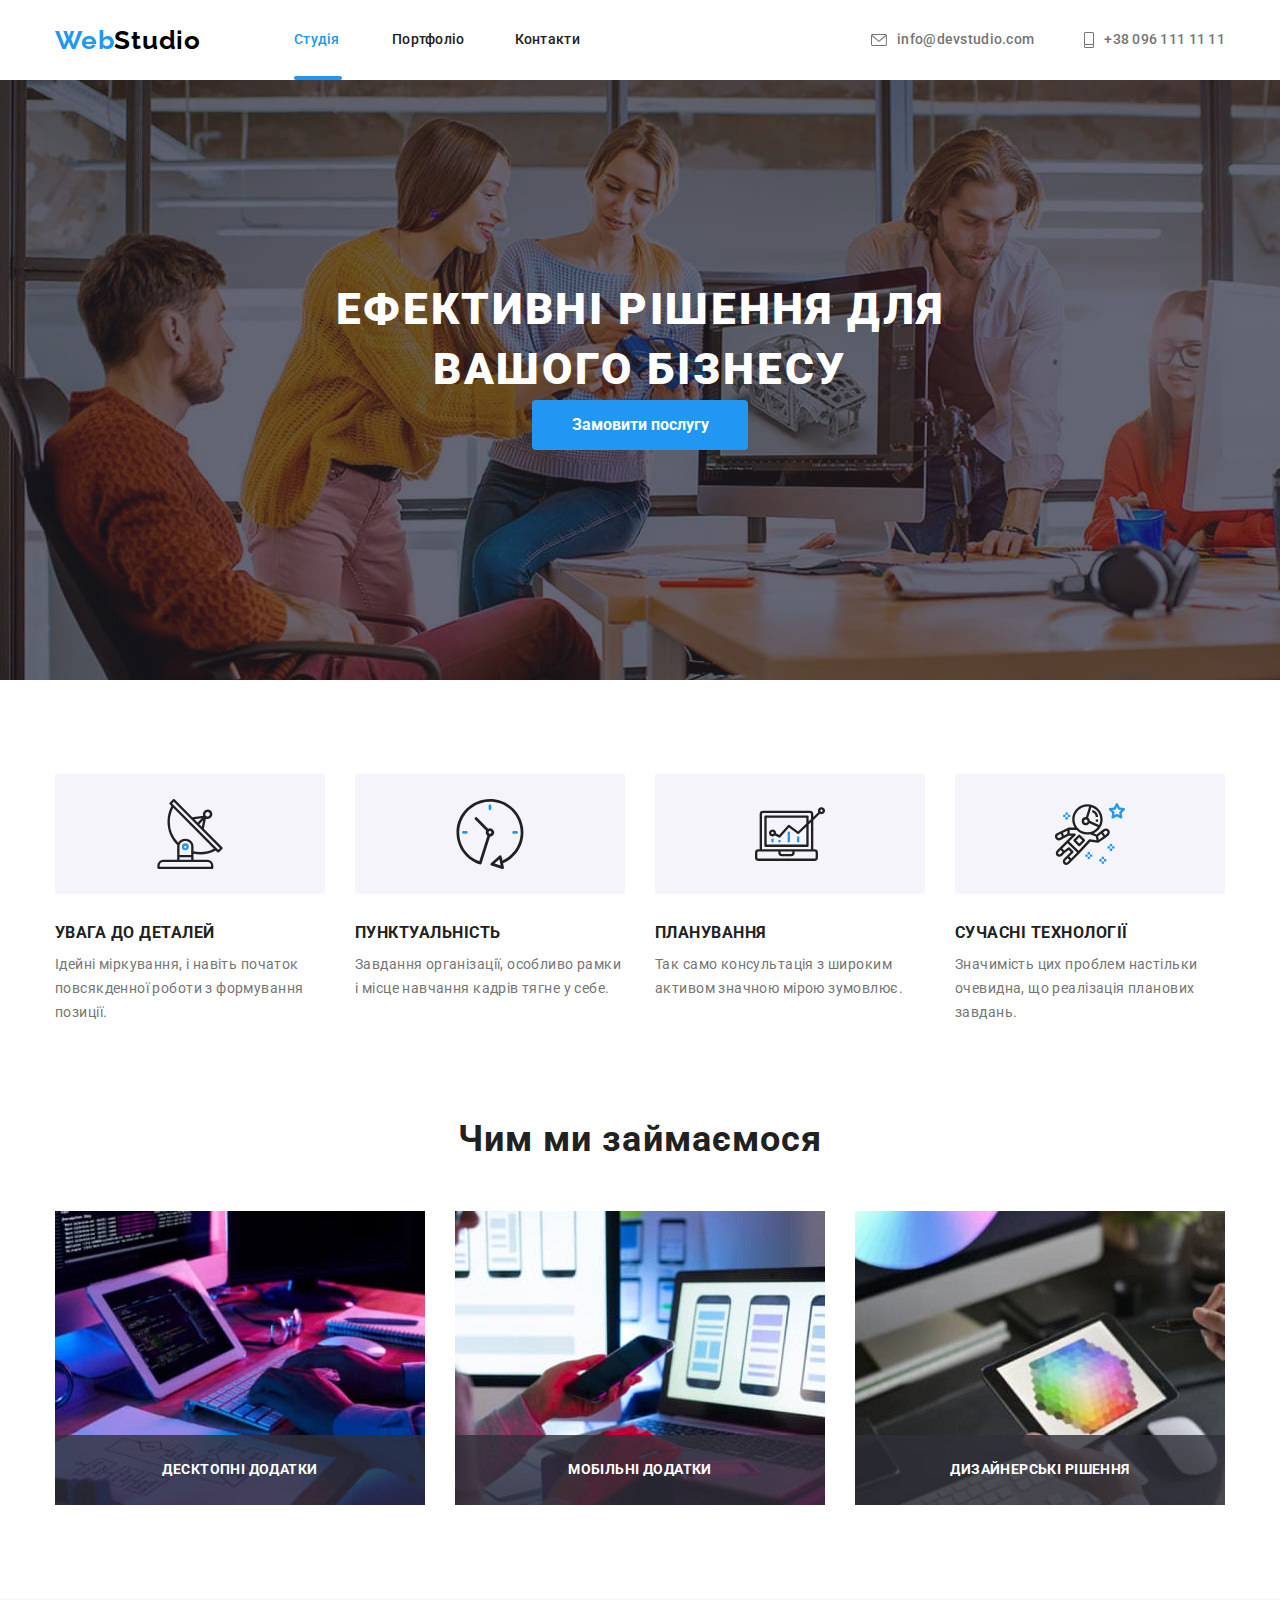
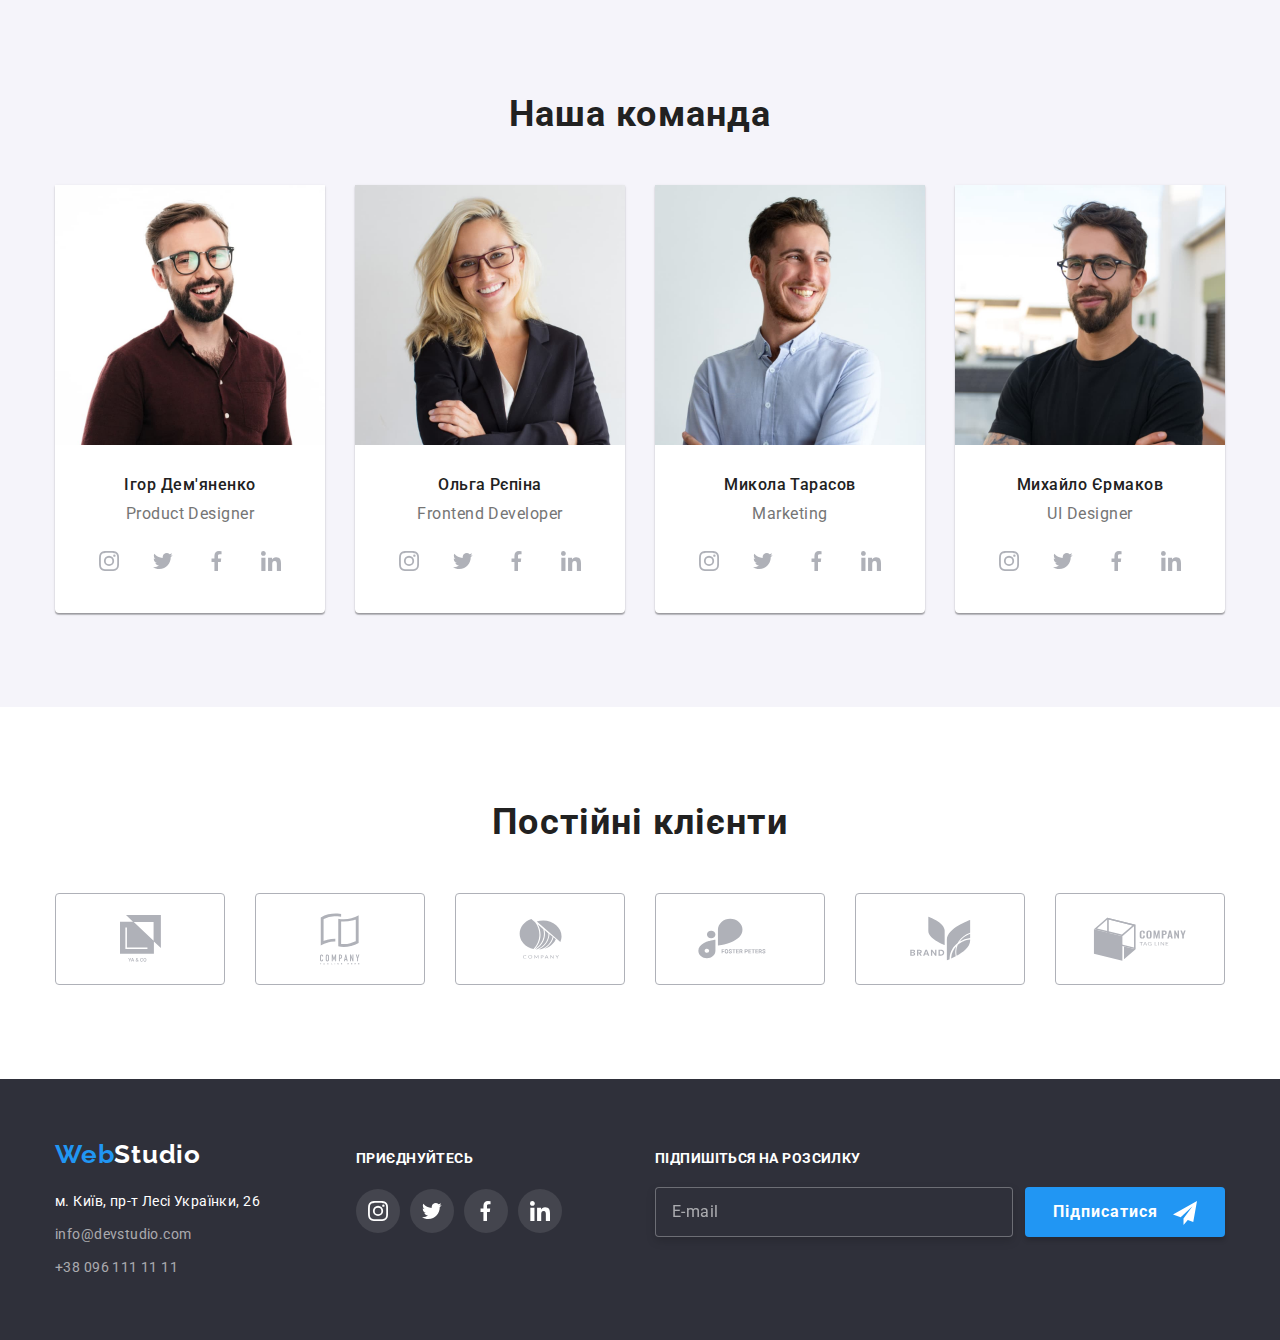
<file: index.html>
<!DOCTYPE html>
<html lang="en">
  <head>
    <meta charset="UTF-8" />
    <meta http-equiv="X-UA-Compatible" content="IE=edge" />
    <meta name="viewport" content="width=device-width, initial-scale=1.0" />
    <title>Document</title>
    <link
      href="https://fonts.googleapis.com/css2?family=Raleway:wght@700&family=Roboto:wght@400;500;700;900&display=swap"
      rel="stylesheet"
    />
    <link
      rel="stylesheet"
      href="https://cdnjs.cloudflare.com/ajax/libs/modern-normalize/1.1.0/modern-normalize.min.css"
    />
    <link rel="stylesheet" href="./css/styles.css" />
  </head>
  <body>
    <header class="page-header">
      <div class="container div-header">
        <nav class="page-nav">
          <a class="logo" href="./index.html"
            ><span class="logo-web">Web</span>Studio</a
          >
          <ul class="site-nav list">
            <li class="item">
              <a class="header-link current" href="./index.html">Студія</a>
            </li>
            <li class="item">
              <a class="header-link" href="./portfolio.html">Портфоліо</a>
            </li>
            <li class="item"><a class="header-link" href="">Контакти</a></li>
          </ul>
        </nav>
        <ul class="auth-nav list">
          <li class="auth-item">
            <a class="auth-link" href="mailto:info@devstudio.com">
              <svg class="header-icon" width="16" height="12">
                <use href="./images/sprite.svg#icon-envelope"></use>
              </svg>
              info@devstudio.com</a
            >
          </li>
          <li class="auth-item">
            <a class="auth-link auth-hover-two" href="tel:+380961111111">
              <svg class="header-icon" width="10" height="16">
                <use href="./images/sprite.svg#icon-vector"></use>
              </svg>
              +38 096 111 11 11</a
            >
          </li>
        </ul>
      </div>
    </header>

    <main>
      <section class="service">
        <div class="container">
          <h1 class="service-title">
            Ефективні рішення для <br />вашого бізнесу
          </h1>
          <button class="service-button" type="button" data-modal-open>
            Замовити послугу
          </button>
          <div class="backdrop is-hidden" data-modal>
            <div class="modal">
              <button class="modal-button" data-modal-close>
                <svg class="form-svg" width="11" height="11">
                  <use href="./images/symbol-defs.svg#icon-end"></use>
                </svg>
              </button>
              <b class="form-title">Залиште свої дані, ми вам передзвонимо</b>
              <form class="form">
                <div class="form-field">
                  <label class="form-label" for="name">Ім'я</label>
                  <input class="form-input" type="text" name="name" id="name" />
                  <svg class="form-icon-svg" width="12" height="12">
                    <use href="./images/symbol-defs.svg#icon-name"></use>
                  </svg>
                </div>

                <div class="form-field">
                  <label class="form-label" for="tel">Телефон</label>
                  <input class="form-input" type="tel" name="tel" id="tel" />
                  <svg class="form-icon-svg" width="13" height="13">
                    <use href="./images/symbol-defs.svg#icon-tel"></use>
                  </svg>
                </div>

                <div class="form-field">
                  <label class="form-label" for="email">Пошта</label>
                  <input class="form-input" type="email" name="email" id="email" />
                  <svg class="form-icon-svg" width="15" height="12">
                    <use href="./images/symbol-defs.svg#icon-email"></use>
                  </svg>
                </div>

                <div class="form-field form-field-tex">
                  <label class="form-label" for="comment">Коментар</label>
                  <textarea class="form-comment" name="comment" id="comment" rows="10" placeholder="Введіть текст"></textarea>
                </div>

                <div class="form-conf">
                  <div class="checkbox-div">
                    <label class="conf-label">
                      <input class="conf-checkbox" type="checkbox" name="conf" />
                      <span class="conf-svg"></span>
                       Погоджуюся з розсилкою та приймаю
                    </label>
                  </div>
                    <a class="form-link" href="">Умови договору</a>
                </div>

                <button class="form-last-button" type="submit">Відправити</button>
              </form>
            </div>
          </div>
        </div>
      </section>

      <section class="benefits">
        <div class="container">
          <h2 class="benefits-title" hidden>Заголовок</h2>
          <ul class="benefits-list list">
            <li class="benefits-item logo-antenna">
              <div class="benefits-box">
                <svg class="benefits-icon" width="70" height="70">
                  <use href="./images/sprite.svg#icon-antenna-1"></use>
                </svg>
              </div>
              <h3 class="benefits-subject no-margin-padding">
                Увага до деталей
              </h3>
              <p class="benefits-text no-margin-padding">
                Ідейні міркування, і навіть початок повсякденної роботи з
                формування позиції.
              </p>
            </li>
            <li class="benefits-item clock">
              <div class="benefits-box">
                <svg class="benefits-icon" width="70" height="70">
                  <use href="./images/sprite.svg#icon-clock-1"></use>
                </svg>
              </div>
              <h3 class="benefits-subject no-margin-padding">Пунктуальність</h3>
              <p class="benefits-text no-margin-padding">
                Завдання організації, особливо рамки і місце навчання кадрів
                тягне у себе.
              </p>
            </li>
            <li class="benefits-item diagram">
              <div class="benefits-box">
                <svg class="benefits-icon" width="70" height="70">
                  <use href="./images/sprite.svg#icon-diagram-1"></use>
                </svg>
              </div>
              <h3 class="benefits-subject no-margin-padding">Планування</h3>
              <p class="benefits-text no-margin-padding">
                Так само консультація з широким активом значною мірою зумовлює.
              </p>
            </li>
            <li class="benefits-item astronaut">
              <div class="benefits-box">
                <svg class="benefits-icon" width="70" height="70">
                  <use href="./images/sprite.svg#icon-astronaut-1"></use>
                </svg>
              </div>
              <h3 class="benefits-subject no-margin-padding">
                Сучасні технології
              </h3>
              <p class="benefits-text no-margin-padding">
                Значимість цих проблем настільки очевидна, що реалізація
                планових завдань.
              </p>
            </li>
          </ul>
        </div>
      </section>

      <section class="activity">
        <div class="container">
          <h2 class="activity-title no-margin-padding">Чим ми займаємося</h2>
          <ul class="activity-list list">
            <li class="activity-item">
              <img
                src="./images/img-1.jpg"
                alt="Клавіатура"
                width="370"
                height="294"
              />
              <p class="activity-text no-margin-padding">Десктопні додатки</p>
            </li>
            <li class="activity-item">
              <img
                src="./images/img-2.jpg"
                alt="Телефон"
                width="370"
                height="294"
              />
              <p class="activity-text no-margin-padding">Мобільні додатки</p>
            </li>
            <li class="activity-item">
              <img
                src="./images/img-3.jpg"
                alt="Планшет"
                width="370"
                height="294"
              />
              <p class="activity-text no-margin-padding">
                Дизайнерські рішення
              </p>
            </li>
          </ul>
        </div>
      </section>

      <section class="team">
        <div class="container">
          <h2 class="team-title no-margin-padding">Наша команда</h2>
          <ul class="team-list list">
            <li class="team-item">
              <img
                class="team-img"
                lang="en"
                src="./images/img-person-1.jpg"
                alt="Ігор Дем'яненко"
                width="270"
                height="260"
              />
              <div class="title-div">
                <h3 class="team-name no-margin-padding">Ігор Дем'яненко</h3>
                <p class="team-professional no-margin-padding">
                  Product Designer
                </p>
                <ul class="logo-box list">
                  <li class="logo-item">
                    <a class="logo-link" href="">
                      <svg class="logo-team" width="20" height="20">
                        <use href="./images/sprite.svg#icon-instagram"></use>
                      </svg>
                    </a>
                  </li>
                  <li class="logo-item">
                    <a class="logo-link" href="">
                      <svg class="logo-team" width="20" height="20">
                        <use href="./images/sprite.svg#icon-twitter"></use>
                      </svg>
                    </a>
                  </li>
                  <li class="logo-item">
                    <a class="logo-link" href="">
                      <svg class="logo-team" width="20" height="20">
                        <use href="./images/sprite.svg#icon-facebook"></use>
                      </svg>
                    </a>
                  </li>
                  <li class="logo-item">
                    <a class="logo-link" href="">
                      <svg class="logo-team" width="20" height="20">
                        <use href="./images/sprite.svg#icon-linkedin"></use>
                      </svg>
                    </a>
                  </li>
                </ul>
              </div>
            </li>
            <li class="team-item">
              <img
                class="team-img"
                src="./images/img-person-2.jpg"
                lang="en"
                alt="Ольга Рєпіна"
                width="270"
                height="260"
              />
              <div class="title-div">
                <h3 class="team-name no-margin-padding">Ольга Рєпіна</h3>
                <p class="team-professional no-margin-padding">
                  Frontend Developer
                </p>
                <ul class="logo-box list">
                  <li class="logo-item">
                    <a class="logo-link" href="">
                      <svg class="logo-team" width="20" height="20">
                        <use href="./images/sprite.svg#icon-instagram"></use>
                      </svg>
                    </a>
                  </li>
                  <li class="logo-item">
                    <a class="logo-link" href="">
                      <svg class="logo-team" width="20" height="20">
                        <use href="./images/sprite.svg#icon-twitter"></use>
                      </svg>
                    </a>
                  </li>
                  <li class="logo-item">
                    <a class="logo-link" href="">
                      <svg class="logo-team" width="20" height="20">
                        <use href="./images/sprite.svg#icon-facebook"></use>
                      </svg>
                    </a>
                  </li>
                  <li class="logo-item">
                    <a class="logo-link" href="">
                      <svg class="logo-team" width="20" height="20">
                        <use href="./images/sprite.svg#icon-linkedin"></use>
                      </svg>
                    </a>
                  </li>
                </ul>
              </div>
            </li>
            <li class="team-item">
              <img
                class="team-img"
                src="./images/img-person-3.jpg"
                lang="en"
                alt="Микола Тарасов"
                width="270"
                height="260"
              />
              <div class="title-div">
                <h3 class="team-name no-margin-padding">Микола Тарасов</h3>
                <p class="team-professional no-margin-padding">Marketing</p>
                <ul class="logo-box list">
                  <li class="logo-item">
                    <a class="logo-link" href="">
                      <svg class="logo-team" width="20" height="20">
                        <use href="./images/sprite.svg#icon-instagram"></use>
                      </svg>
                    </a>
                  </li>
                  <li class="logo-item">
                    <a class="logo-link" href="">
                      <svg class="logo-team" width="20" height="20">
                        <use href="./images/sprite.svg#icon-twitter"></use>
                      </svg>
                    </a>
                  </li>
                  <li class="logo-item">
                    <a class="logo-link" href="">
                      <svg class="logo-team" width="20" height="20">
                        <use href="./images/sprite.svg#icon-facebook"></use>
                      </svg>
                    </a>
                  </li>
                  <li class="logo-item">
                    <a class="logo-link" href="">
                      <svg class="logo-team" width="20" height="20">
                        <use href="./images/sprite.svg#icon-linkedin"></use>
                      </svg>
                    </a>
                  </li>
                </ul>
              </div>
            </li>
            <li class="team-item">
              <img
                class="team-img"
                src="./images/img-person-4.jpg"
                lang="en"
                alt="Михайло Єрмаков"
                width="270"
                height="260"
              />
              <div class="title-div">
                <h3 class="team-name no-margin-padding">Михайло Єрмаков</h3>
                <p class="team-professional no-margin-padding">UI Designer</p>
                <ul class="logo-box list">
                  <li class="logo-item">
                    <a class="logo-link" href="">
                      <svg class="logo-team" width="20" height="20">
                        <use href="./images/sprite.svg#icon-instagram"></use>
                      </svg>
                    </a>
                  </li>
                  <li class="logo-item">
                    <a class="logo-link" href="">
                      <svg class="logo-team" width="20" height="20">
                        <use href="./images/sprite.svg#icon-twitter"></use>
                      </svg>
                    </a>
                  </li>
                  <li class="logo-item">
                    <a class="logo-link" href="">
                      <svg class="logo-team" width="20" height="20">
                        <use href="./images/sprite.svg#icon-facebook"></use>
                      </svg>
                    </a>
                  </li>
                  <li class="logo-item">
                    <a class="logo-link" href="">
                      <svg class="logo-team" width="20" height="20">
                        <use href="./images/sprite.svg#icon-linkedin"></use>
                      </svg>
                    </a>
                  </li>
                </ul>
              </div>
            </li>
          </ul>
        </div>
      </section>

      <section class="clients">
        <div class="container">
          <h2 class="clients-title">Постійні клієнти</h2>
          <ul class="clients-list list">
            <li class="clients-item">
              <a class="clients-link" href="">
                <svg class="clients-icon" width="41" height="47">
                  <use href="./images/sprite.svg#icon-group-1"></use>
                </svg>
              </a>
            </li>
            <li class="clients-item">
              <a class="clients-link" href="">
                <svg class="clients-icon" width="40" height="52">
                  <use href="./images/sprite.svg#icon-group-2"></use>
                </svg>
              </a>
            </li>
            <li class="clients-item">
              <a class="clients-link" href="">
                <svg class="clients-icon" width="43" height="41">
                  <use href="./images/sprite.svg#icon-group-3"></use>
                </svg>
              </a>
            </li>
            <li class="clients-item">
              <a class="clients-link" href="">
                <svg class="clients-icon" width="84" height="41">
                  <use href="./images/sprite.svg#icon-group-4"></use>
                </svg>
              </a>
            </li>
            <li class="clients-item">
              <a class="clients-link" href="">
                <svg class="clients-icon" width="63" height="45">
                  <use href="./images/sprite.svg#icon-group-5"></use>
                </svg>
              </a>
            </li>
            <li class="clients-item">
              <a class="clients-link" href="">
                <svg class="clients-icon" width="94" height="44">
                  <use href="./images/sprite.svg#icon-group-6"></use>
                </svg>
              </a>
            </li>
          </ul>
        </div>
      </section>
    </main>

    <footer class="page-footer">
      <div class="container div-flex">
        <div class="footer-div">
          <a class="logo" href="./index.html"
            ><span class="logo-web">Web</span
            ><span class="logo-studio">Studio</span></a
          >
          <address>
            <ul class="footer-address list">
              <li class="footer-list">
                <a
                  class="footer-item address"
                  href="https://goo.gl/maps/AKB1Do3NQpexhYQr6"
                  target="_blank"
                  rel="noopener noreferrer nofollow"
                  >м. Київ, пр-т Лесі Українки, 26</a
                >
              </li>
              <li class="footer-list">
                <a class="footer-item" href="mailto:info@devstudio.com"
                  >info@devstudio.com</a
                >
              </li>
              <li class="footer-list">
                <a class="footer-item" href="tel:+380961111111"
                  >+38 096 111 11 11</a
                >
              </li>
            </ul>
          </address>
        </div>

        <div class="social-network">
          <h2 class="title-network">приєднуйтесь</h2>
          <ul class="list-network list">
            <li class="item-network">
              <a href="" class="link-network instagram-network">
                <svg class="logo-network" width="20" height="20">
                  <use href="./images/sprite.svg#icon-instagram"></use>
                </svg>
              </a>
            </li>
            <li class="item-network">
              <a href="" class="link-network twitter-network">
                <svg class="logo-network" width="20" height="20">
                  <use href="./images/sprite.svg#icon-twitter"></use>
                </svg>
              </a>
            </li>
            <li class="item-network">
              <a href="" class="link-network facebook-network">
                <svg class="logo-network" width="20" height="20">
                  <use href="./images/sprite.svg#icon-facebook"></use>
                </svg>
              </a>
            </li>
            <li class="item-network">
              <a href="" class="link-network linkedin-network">
                <svg class="logo-network" width="20" height="20">
                  <use href="./images/sprite.svg#icon-linkedin"></use>
                </svg>
              </a>
            </li>
          </ul>
        </div>

        <div class="subscription">
          <b class="subscription-title">Підпишіться на розсилку</b>
          <form class="subscription-submit">
            <input class="subscription-email" type="email" placeholder="E-mail">
            <button class="subscription-button" type="submit">Підписатися
              <svg class="subscription-icon" width="24" height="24">
                <use href="./images/symbol-defs.svg#icon-telegram"></use>
              </svg>
            </button>
          </form>
        </div>
      </div>
    </footer>

    <script src="./js/modal.js"></script>
  </body>
</html>
</file>
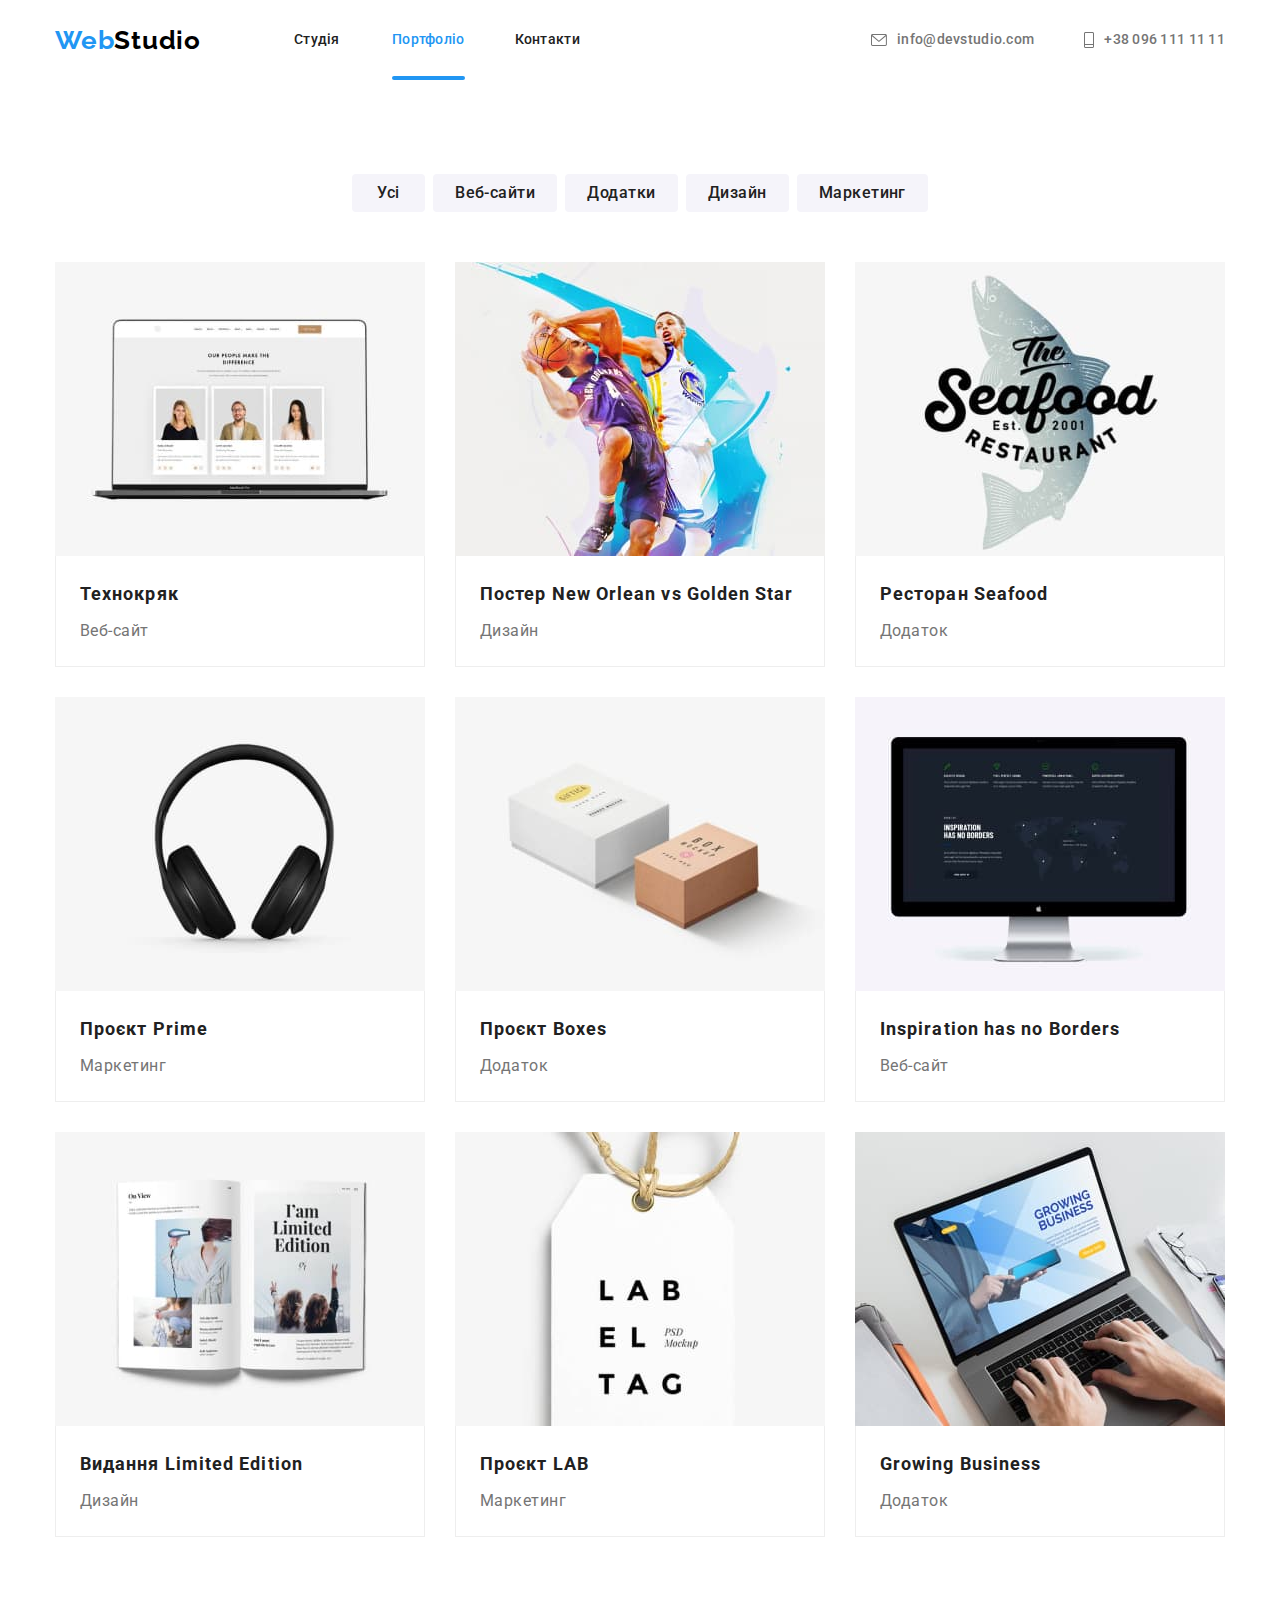
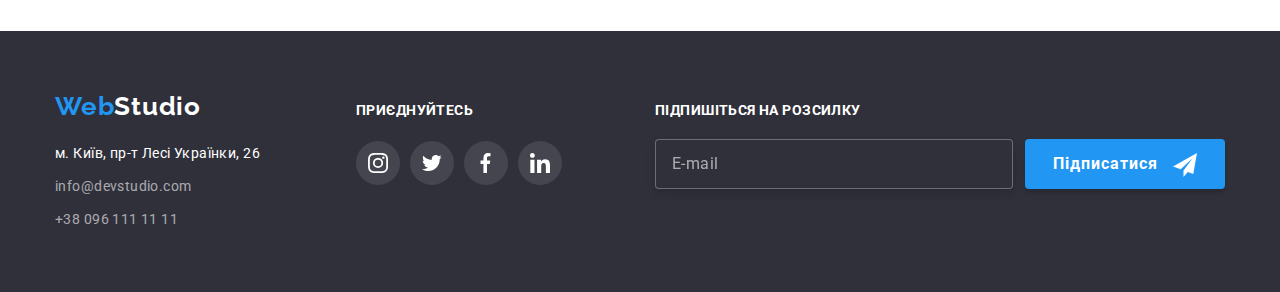
<file: portfolio.html>
<!DOCTYPE html>
<html lang="en">
  <head>
    <meta charset="UTF-8" />
    <meta http-equiv="X-UA-Compatible" content="IE=edge" />
    <meta name="viewport" content="width=device-width, initial-scale=1.0" />
    <title>Document</title>
    <link
      href="https://fonts.googleapis.com/css2?family=Raleway:wght@700&family=Roboto:wght@400;500;700;900&display=swap"
      rel="stylesheet"
    />
    <link
      rel="stylesheet"
      href="https://cdnjs.cloudflare.com/ajax/libs/modern-normalize/1.1.0/modern-normalize.min.css"
    />
    <link rel="stylesheet" href="./css/styles.css" />
  </head>

  <body>
    <header class="page-header">
      <div class="container div-header">
        <nav class="page-nav">
          <a class="logo" href="./index.html"
            ><span class="logo-web">Web</span>Studio</a
          >
          <ul class="site-nav list">
            <li class="item">
              <a class="header-link" href="./index.html">Студія</a>
            </li>
            <li class="item">
              <a class="header-link current" href="./portfolio.html"
                >Портфоліо</a
              >
            </li>
            <li class="item"><a class="header-link" href="">Контакти</a></li>
          </ul>
        </nav>
        <ul class="auth-nav list">
          <li class="auth-item">
            <a class="auth-link" href="mailto:info@devstudio.com">
              <svg class="header-icon" width="16" height="12">
                <use href="./images/sprite.svg#icon-envelope"></use>
              </svg>
              info@devstudio.com</a
            >
          </li>
          <li class="auth-item">
            <a class="auth-link auth-hover-two" href="tel:+380961111111">
              <svg class="header-icon" width="10" height="16">
                <use href="./images/sprite.svg#icon-vector"></use>
              </svg>
              +38 096 111 11 11</a
            >
          </li>
        </ul>
      </div>
    </header>

    <main>
      <section class="portfolio">
        <div class="container">
          <ul class="portfolio-list list">
            <li class="portfolio-item">
              <button class="portfolio-button" type="button">Усі</button>
            </li>
            <li class="portfolio-item">
              <button class="portfolio-button" type="button">Веб-сайти</button>
            </li>
            <li class="portfolio-item">
              <button class="portfolio-button" type="button">Додатки</button>
            </li>
            <li class="portfolio-item">
              <button class="portfolio-button" type="button">Дизайн</button>
            </li>
            <li class="portfolio-item">
              <button class="portfolio-button" type="button">Маркетинг</button>
            </li>
          </ul>

          <h1 hidden>Our projects</h1>

          <ul class="portfolio-items list">
            <li class="item-port">
              <a class="portfolio-link" href="">
                <div class="div-hover">
                  <img
                    class="portfolio-img"
                    src="./images/project-img-1.jpg"
                    alt="Технокряк"
                  />
                  <p class="portfolio-pre-title no-margin-padding">
                    Ресурс пропонує комплексні пропозиції з різним рівнем
                    функціоналу та сервісів. Все це дозволить відвідувачу
                    отримати вичерпні відомості про компанію чи приватну особу.
                  </p>
                </div>
                <div class="portfolio-div">
                  
                  <h2 class="portfolio-title no-margin-padding">Технокряк</h2>
                  <p class="portfolio-text no-margin-padding">Веб-сайт</p>
                </div>
              </a>
            </li>
            <li class="item-port">
              <a class="portfolio-link" href="">
                <div class="div-hover">
                  <img
                    class="portfolio-img"
                    src="./images/project-img-2.jpg"
                    alt="Технокряк"
                  />
                  <p class="portfolio-pre-title no-margin-padding">
                    Ресурс пропонує комплексні пропозиції з різним рівнем
                    функціоналу та сервісів. Все це дозволить відвідувачу
                    отримати вичерпні відомості про компанію чи приватну особу.
                  </p>
                </div>
                <div class="portfolio-div">
                  
                  <h2 class="portfolio-title no-margin-padding">
                    Постер New Orlean vs Golden Star
                  </h2>
                  <p class="portfolio-text no-margin-padding">Дизайн</p>
                </div>
              </a>
            </li>
            <li class="item-port">
              <a class="portfolio-link" href="">
                <div class="div-hover">
                  <img
                    class="portfolio-img"
                    src="./images/project-img-3.jpg"
                    alt="Технокряк"
                  />
                  <p class="portfolio-pre-title no-margin-padding">
                    Ресурс пропонує комплексні пропозиції з різним рівнем
                    функціоналу та сервісів. Все це дозволить відвідувачу
                    отримати вичерпні відомості про компанію чи приватну особу.
                  </p>
                </div>
                <div class="portfolio-div">
                 
                  <h2 class="portfolio-title no-margin-padding">
                    Ресторан Seafood
                  </h2>
                  <p class="portfolio-text no-margin-padding">Додаток</p>
                </div>
              </a>
            </li>
            <li class="item-port">
              <a class="portfolio-link" href="">
                <div class="div-hover">
                  <img
                    class="portfolio-img"
                    src="./images/project-img-4.jpg"
                    alt="Технокряк"
                  />
                  <p class="portfolio-pre-title no-margin-padding">
                    Ресурс пропонує комплексні пропозиції з різним рівнем
                    функціоналу та сервісів. Все це дозволить відвідувачу
                    отримати вичерпні відомості про компанію чи приватну особу.
                  </p>
                </div>
                <div class="portfolio-div">
                 
                  <h2 class="portfolio-title no-margin-padding">
                    Проєкт Prime
                  </h2>
                  <p class="portfolio-text no-margin-padding">Маркетинг</p>
                </div>
              </a>
            </li>
            <li class="item-port">
              <a class="portfolio-link" href="">
                <div class="div-hover">
                  <img
                    class="portfolio-img"
                    src="./images/project-img-5.jpg"
                    alt="Технокряк"
                  />
                  <p class="portfolio-pre-title no-margin-padding">
                    Ресурс пропонує комплексні пропозиції з різним рівнем
                    функціоналу та сервісів. Все це дозволить відвідувачу
                    отримати вичерпні відомості про компанію чи приватну особу.
                  </p>
                </div>
                <div class="portfolio-div">
                  
                  <h2 class="portfolio-title no-margin-padding">
                    Проєкт Boxes
                  </h2>
                  <p class="portfolio-text no-margin-padding">Додаток</p>
                </div>
              </a>
            </li>
            <li class="item-port">
              <a class="portfolio-link" href="">
                <div class="div-hover">
                  <img
                    class="portfolio-img"
                    src="./images/project-img-6.jpg"
                    alt="Технокряк"
                  />
                  <p class="portfolio-pre-title no-margin-padding">
                    Ресурс пропонує комплексні пропозиції з різним рівнем
                    функціоналу та сервісів. Все це дозволить відвідувачу
                    отримати вичерпні відомості про компанію чи приватну особу.
                  </p>
                </div>
                <div class="portfolio-div">
                  
                  <h2 class="portfolio-title no-margin-padding">
                    Inspiration has no Borders
                  </h2>
                  <p class="portfolio-text no-margin-padding">Веб-сайт</p>
                </div>
              </a>
            </li>
            <li class="item-port">
              <a class="portfolio-link" href="">
                <div class="div-hover">
                  <img
                    class="portfolio-img"
                    src="./images/project-img-7.jpg"
                    alt="Технокряк"
                  />
                  <p class="portfolio-pre-title no-margin-padding">
                    Ресурс пропонує комплексні пропозиції з різним рівнем
                    функціоналу та сервісів. Все це дозволить відвідувачу
                    отримати вичерпні відомості про компанію чи приватну особу.
                  </p>
                </div>
                <div class="portfolio-div">
                  
                  <h2 class="portfolio-title no-margin-padding">
                    Видання Limited Edition
                  </h2>
                  <p class="portfolio-text no-margin-padding">Дизайн</p>
                </div>
              </a>
            </li>
            <li class="item-port">
              <a class="portfolio-link" href="">
                <div class="div-hover">
                  <img
                    class="portfolio-img"
                    src="./images/project-img-8.jpg"
                    alt="Технокряк"
                  />
                  <p class="portfolio-pre-title no-margin-padding">
                    Ресурс пропонує комплексні пропозиції з різним рівнем
                    функціоналу та сервісів. Все це дозволить відвідувачу
                    отримати вичерпні відомості про компанію чи приватну особу.
                  </p>
                </div>
                <div class="portfolio-div">
                 
                  <h2 class="portfolio-title no-margin-padding">Проєкт LAB</h2>
                  <p class="portfolio-text no-margin-padding">Маркетинг</p>
                </div>
              </a>
            </li>
            <li class="item-port">
              <a class="portfolio-link" href="">
                <div class="div-hover">
                  <img
                    class="portfolio-img"
                    src="./images/project-img-9.jpg"
                    alt="Технокряк"
                  />
                  <p class="portfolio-pre-title no-margin-padding">
                    Ресурс пропонує комплексні пропозиції з різним рівнем
                    функціоналу та сервісів. Все це дозволить відвідувачу
                    отримати вичерпні відомості про компанію чи приватну особу.
                  </p>
                </div>
                <div class="portfolio-div">
                
                  <h2 class="portfolio-title no-margin-padding">
                    Growing Business
                  </h2>
                  <p class="portfolio-text no-margin-padding">Додаток</p>
                </div>
              </a>
            </li>
          </ul>
        </div>
      </section>
    </main>

    <footer class="page-footer">
      <div class="container div-flex">
        <div class="footer-div">
          <a class="logo" href="./index.html"
            ><span class="logo-web">Web</span
            ><span class="logo-studio">Studio</span></a
          >
          <address>
            <ul class="footer-address list">
              <li class="footer-list">
                <a
                  class="footer-item address"
                  href="https://goo.gl/maps/AKB1Do3NQpexhYQr6"
                  target="_blank"
                  rel="noopener noreferrer nofollow"
                  >м. Київ, пр-т Лесі Українки, 26</a
                >
              </li>
              <li class="footer-list">
                <a class="footer-item" href="mailto:info@devstudio.com"
                  >info@devstudio.com</a
                >
              </li>
              <li class="footer-list">
                <a class="footer-item" href="tel:+380961111111"
                  >+38 096 111 11 11</a
                >
              </li>
            </ul>
          </address>
        </div>

        <div class="social-network">
          <h2 class="title-network">приєднуйтесь</h2>
          <ul class="list-network list">
            <li class="item-network">
              <a href="" class="link-network instagram-network">
                <svg class="logo-network" width="20" height="20">
                  <use href="./images/sprite.svg#icon-instagram"></use>
                </svg>
              </a>
            </li>
            <li class="item-network">
              <a href="" class="link-network twitter-network">
                <svg class="logo-network" width="20" height="20">
                  <use href="./images/sprite.svg#icon-twitter"></use>
                </svg>
              </a>
            </li>
            <li class="item-network">
              <a href="" class="link-network facebook-network">
                <svg class="logo-network" width="20" height="20">
                  <use href="./images/sprite.svg#icon-facebook"></use>
                </svg>
              </a>
            </li>
            <li class="item-network">
              <a href="" class="link-network linkedin-network">
                <svg class="logo-network" width="20" height="20">
                  <use href="./images/sprite.svg#icon-linkedin"></use>
                </svg>
              </a>
            </li>
          </ul>
        </div>

        <div class="subscription">
          <b class="subscription-title">Підпишіться на розсилку</b>
          <div class="subscription-submit">
            <input class="subscription-email" type="email" placeholder="E-mail">
            <button class="subscription-button" type="submit">Підписатися
              <svg class="subscription-icon" width="24" height="24">
                <use href="./images/symbol-defs.svg#icon-telegram"></use>
              </svg>
            </button>
          </div>
        </div>
      </div>
    </footer>
  </body>
</html>
</file>
<file: css/styles.css>
html {
  box-sizing: border-box;
}

*,
*::before,
*::after {
  box-sizing: inherit;
}

:root {
  --accent-color: #757575;
  --gray-color: #2f303a;
  --title-text-color: #212121;
  --white-color: #ffffff;
  --bg-white-color: #f5f4fa;
  --blue-color: #2196f3;
}

body {
  color: var(--accent-color);
  font-family: roboto, sans-serif;
  font-size: 14px;
  font-weight: 400;
}

.container {
  width: 1200px;
  margin: 0 auto;
  padding: 0 15px;
}

.list {
  list-style: none;
  margin: 0;
  padding: 0;
}

.no-margin-padding {
  margin-top: 0;
  margin-bottom: 0;
}

img {
  display: block;
}

p,
h1,
h2,
h3,
h4,
h5,
h6 {
  margin: 0;
}

/* header------------------------------------------ */
/* .page-header {
  padding-top: 24px;
  padding-bottom: 25px;
} */

.div-header {
  display: flex;
  align-items: center;
}

.page-nav {
  display: flex;
  align-items: center;
}

.logo {
  display: inline-block;
  color: #000000;
  text-decoration: none;
  font-family: raleway;
  font-size: 26px;
  line-height: 1.19;
  font-weight: 700;
  letter-spacing: 0.03em;
}

.logo-web {
  color: var(--blue-color);
}

.site-nav {
  display: flex;
  margin-left: 93px;
}
.header-link {
  color: var(--title-text-color);
  text-decoration: none;
  display: block;
  padding-top: 32px;
  padding-bottom: 32px;
  font-weight: 500;
  line-height: 1.14;
  letter-spacing: 0.02em;
  transition-property: color;
  transition-duration: 250ms;
  transition-timing-function: cubic-bezier(0.4, 0, 0.2, 1);
}

.header-link:hover,
.header-link:focus {
  color: var(--blue-color);
}

.site-nav > .item:not(:last-child) {
  margin-right: 50px;
}

.item {
  min-width: 48px;
  position: relative;
}

.current {
  color: var(--blue-color);
}

.current::after {
  content: "";
  position: absolute;
  width: 100%;
  height: 4px;
  bottom: 0;
  left: 0;
  background: var(--blue-color);
  border-radius: 2px;
}

.auth-nav {
  display: flex;
  margin-left: auto;
}

.auth-item:not(:last-child) {
  margin-right: 50px;
}

.auth-link {
  padding-top: 32px;
  padding-bottom: 32px;
  align-items: center;
  display: inline-flex;
  color: #757575;
  text-decoration: none;
  font-weight: 500;
  line-height: 1.14;
  letter-spacing: 0.02em;
  display: flex;
  transition-property: color;
  transition-duration: 250ms;
  transition-timing-function: cubic-bezier(0.4, 0, 0.2, 1);
}

.header-icon {
  margin-right: 10px;
  fill: currentColor;
}

.auth-link:hover,
.auth-link:focus {
  color: var(--blue-color);
}

/* service------------------------------------------ */
.service {
  margin-left: auto;
  margin-right: auto;
  max-width: 1600px;
  height: 600px;
  background-color: var(--gray-color);
  text-align: center;
  padding-top: 200px;
  padding-bottom: 200px;
  background-image: linear-gradient(
      to right,
      rgba(47, 48, 58, 0.4),
      rgba(47, 48, 58, 0.4)
    ),
    url(../images/img.jpg);
  background-repeat: no-repeat;
}

.service-title {
  color: var(--white-color);
  font-weight: 900;
  font-size: 44px;
  line-height: 1.36;
  text-align: center;
  letter-spacing: 0.06em;
  text-transform: uppercase;
  margin-top: 0;
  margin-bottom: 30;
}

.service-button {
  display: inline-block;
  color: var(--white-color);
  background-color: var(--blue-color);
  font-weight: 700;
  font-size: 16px;
  line-height: 1.88;
  border: none;
  padding: 10px 32px;
  border-radius: 4px;
  min-width: 216px;
  text-align: center;
  cursor: pointer;
}

.backdrop {
  position: fixed;
  top: 0;
  left: 0;
  width: 100%;
  height: 100%;
  background-color: rgba(0, 0, 0, 0.2);
  transition-property: opacity, visibility;
  transition-duration: 250ms;
  transition-timing-function: cubic-bezier(0.4, 0, 0.2, 1);
}

.backdrop.is-hidden {
  opacity: 0;
  visibility: hidden;
  pointer-events: none;
  transition-property: opacity, visibility;
  transition-duration: 250ms;
  transition-timing-function: cubic-bezier(0.4, 0, 0.2, 1);
}

.modal {
  padding: 40px;
  position: absolute;
  min-width: 528px;
  min-height: 581px;
  background-color: #ffffff;
  top: 50%;
  left: 50%;
  transform: translate(-50%, -50%);
}

.modal-button {
  color: #000000;
  display: flex;
  justify-content: center;
  align-items: center;
  position: absolute;
  cursor: pointer;
  top: 8px;
  right: 8px;
  background: #ffffff;
  width: 30px;
  height: 30px;
  border-radius: 50%;
  border: 1px solid rgba(0, 0, 0, 0.1);
}

.modal-button:hover .form-svg,
.modal-button:focus .form-svg {
  fill: var(--blue-color);
}

.form-title {
  display: block;
  font-size: 20px;
  line-height: 1.15;
  text-align: center;
  letter-spacing: 0.03em;
  color: #212121;
  margin-bottom: 12px;
}

.form {
  text-align: start;
  width: 100%;
  margin-left: auto;
  margin-right: auto;
}

.form-field {
  position: relative;
  margin-bottom: 10px;
  display: flex;
  flex-direction: column;
}

.form-input:focus .form-icon-svg {
  fill: var(--blue-color);
}

.form-label {
  margin-bottom: 4px;
  font-size: 12px;
  line-height: 1.17;
  letter-spacing: 0.01em;
  color: var(--accent-color);
}

.form-input {
  padding: 12px 42px;
  width: 448px;
  height: 40px;
  border: 1px solid rgba(33, 33, 33, 0.2);
  border-radius: 4px;
}

.form-input:hover,
.form-input:focus {
  border-color: var(--blue-color);
}

.form-input:hover + .form-icon-svg,
.form-input:focus + .form-icon-svg {
  fill: var(--blue-color);
}

.form-icon-svg {
  position: absolute;
  bottom: 14px;
  left: 15px;
}

.form-comment {
  padding: 12px 16px;
  resize: none;
  width: 448px;
  height: 120px;
  border: 1px solid rgba(33, 33, 33, 0.2);
  border-radius: 4px;
}

.form-field-tex {
  margin-bottom: 20px;
}











.form-conf {
  margin-bottom: 30px;
}

.checkbox-div {
  display: inline-block;
  margin-left: 12px;
}

.conf-label {
  display: flex;
  align-items: center;
}

.conf-checkbox {
  position: absolute;
  width: 1px;
  height: 1px;
  margin: -1px;
  border: 0;
  padding: 0;
  
  white-space: nowrap;
  clip-path: inset(100%);
  clip: rect(0 0 0 0);
  overflow: hidden;
}

.conf-svg {
  margin-right: 8px;
  display: inline-block;
  width: 15px;
  height: 15px;
  border:  1px solid #000000;
  border-radius: 3px;
}

.conf-checkbox:checked + .conf-svg {
  background-image: url(../images/icon-check.svg);
  background-size: contain;
  background-origin: border-box;
  border-color: #2196f3;
}


/* .checkbox:checked + .conf-svg {
  border-color: #2196f3;
  background-color: orange;
  background-image: url(../images/icon-check.svg);
  background-size: contain;
  background-origin: border-box;
} */














.form-link {
  color: var(--blue-color);
}

.form-last-button {
  cursor: pointer;
  border: none;
  margin: 0 auto;
  padding: 10px 52px;
  font-weight: 700;
  font-size: 16px;
  line-height: 1.88;
  display: flex;
  align-items: center;
  text-align: center;
  letter-spacing: 0.06em;
  color: #ffffff;
  background-color: var(--blue-color);
  box-shadow: 0px 1px 3px rgba(0, 0, 0, 0.12), 0px 1px 1px rgba(0, 0, 0, 0.14),
    0px 2px 1px rgba(0, 0, 0, 0.2);
  border-radius: 4px;
}

/* benefits------------------------------------------ */

.benefits {
  padding-top: 94px;
  padding-bottom: 94px;
}

.benefits-list {
  display: flex;
}

.benefits-item {
  width: calc((100% - 90px) / 4);
}

.benefits-box {
  display: flex;
  justify-content: center;
  align-items: center;
  height: 120px;
  background-color: #f5f4fa;
  margin-bottom: 30px;
}

/* .benefits-icon {
  margin: auto;
} */

/* .logo-antenna::before {
  content: "";
  display: block;
  height: 120px;
  background-image: url(../images/antenna\ 1.svg);
  background-repeat: no-repeat;
  background-position: center;
  background-color: #f5f4fa;
  margin-bottom: 30px;
}

.clock::before {
  content: "";
  display: block;
  height: 120px;
  background-image: url(../images/clock\ 1.svg);
  background-repeat: no-repeat;
  background-position: center;
  background-color: #f5f4fa;
  margin-bottom: 30px;
}

.diagram::before {
  content: "";
  display: block;
  height: 120px;
  background-image: url(../images/diagram\ 1.svg);
  background-repeat: no-repeat;
  background-position: center;
  background-color: #f5f4fa;
  margin-bottom: 30px;
}

.astronaut::before {
  content: "";
  display: block;
  height: 120px;
  background-image: url(../images/astronaut\ 1.svg);
  background-repeat: no-repeat;
  background-position: center;
  background-color: #f5f4fa;
  margin-bottom: 30px;
} */

.benefits-item:not(:last-child) {
  margin-right: 30px;
}

.benefits-subject {
  margin-bottom: 10px;
  color: var(--title-text-color);
  font-weight: 700;
  line-height: 1.14;
  text-transform: uppercase;
  letter-spacing: 0.03em;
}

.benefits-text {
  font-size: 14px;
  line-height: 1.71;
  letter-spacing: 0.03em;
}

/* activity------------------------------------------ */
.activity {
  padding-bottom: 94px;
}

.activity-title {
  color: var(--title-text-color);
  font-weight: 700;
  font-size: 36px;
  line-height: 1.17;
  text-align: center;
  margin-bottom: 50px;
  letter-spacing: 0.03em;
}

.activity-list {
  display: flex;
}

.activity-item {
  position: relative;
  width: 370px;
  height: 294px;
}

.activity-item:not(:last-child) {
  margin-right: 30px;
}

.activity-text {
  position: absolute;
  padding-top: 27px;
  padding-bottom: 27px;
  left: 0;
  right: 0;
  bottom: 0;
  font-weight: 700;
  font-size: 14px;
  line-height: 1.14;
  text-align: center;
  letter-spacing: 0.03em;
  text-transform: uppercase;
  background-color: rgba(47, 48, 58, 0.8);
  color: #ffffff;
}

/* team------------------------------------------ */
.team {
  background-color: var(--bg-white-color);
  padding-top: 94px;
  padding-bottom: 94px;
}

.team-title {
  color: var(--title-text-color);
  font-weight: 700;
  font-size: 36px;
  line-height: 1.17;
  text-align: center;
  margin-bottom: 50px;
  letter-spacing: 0.03em;
}

.team-list {
  display: flex;
}

.team-item {
  background-color: var(--white-color);
  border-radius: 0px 0px 4px 4px;
  box-shadow: 0px 1px 3px rgba(0, 0, 0, 0.12), 0px 1px 1px rgba(0, 0, 0, 0.14),
    0px 2px 1px rgba(0, 0, 0, 0.2);
}

.team-item + .team-item {
  margin-left: 30px;
}

.title-div {
  padding-top: 30px;
  padding-bottom: 30px;
}

.team-name {
  color: var(--title-text-color);
  font-weight: 500;
  font-size: 16px;
  line-height: 1.19;
  text-align: center;
  margin-bottom: 10px;
  letter-spacing: 0.03em;
}

.team-professional {
  font-size: 16px;
  line-height: 1.19;
  text-align: center;
  letter-spacing: 0.03em;
  margin-bottom: 16px;
}

.logo-box {
  display: flex;
  justify-content: center;
}

.logo-item + .logo-item {
  margin-left: 10px;
}

.logo-item {
  width: 44px;
  height: 44px;
}

.logo-link {
  display: flex;
  align-items: center;
  justify-content: center;
  width: 100%;
  height: 100%;
  border-radius: 50%;
  color: #afb1b8;
  transition-property: color, background-color;
  transition-duration: 250ms;
  transition-timing-function: cubic-bezier(0.4, 0, 0.2, 1),
    cubic-bezier(0.4, 0, 0.2, 1);
}

.logo-team {
  display: flex;
  fill: currentColor;
}

.logo-link:hover,
.logo-link:focus {
  color: var(--white-color);
  background-color: #2196f3;
}

.team .team-items:not(:last-child) {
  margin-right: 10px;
}

.team-link:hover,
.team-link:focus {
  background-color: var(--blue-color);
}

/* clients----------------------------------------- */
.clients {
  padding-top: 94px;
  padding-bottom: 94px;
}

.clients-title {
  margin-top: 0;
  margin-bottom: 50px;
  font-weight: 700;
  font-size: 36px;
  line-height: 1.17;
  text-align: center;
  letter-spacing: 0.03em;
  color: var(--title-text-color);
}

.clients-list {
  display: flex;
}

.clients-item + .clients-item {
  margin-left: 30px;
}

.clients-link {
  display: flex;
  justify-content: center;
  align-items: center;
  width: 170px;
  height: 92px;
  color: #afb1b8;
  border: 1px solid #afb1b8;
  border-radius: 4px;
  transition-property: color, border;
  transition-duration: 250ms;
  transition-timing-function: cubic-bezier(0.4, 0, 0.2, 1),
    cubic-bezier(0.4, 0, 0.2, 1);
}

.clients-link:hover,
.clients-link:focus {
  color: var(--blue-color);
  border: 1px solid var(--blue-color);
}

.clients-icon {
  fill: currentColor;
}

/* footer------------------------------------------ */
.page-footer {
  padding-top: 60px;
  padding-bottom: 60px;
  background-color: var(--gray-color);
}

.page-footer .logo {
  margin-bottom: 20px;
}

.div-flex {
  display: flex;
  align-items: baseline;
}

.footer-div {
  width: 231px;
}

.logo-studio {
  color: var(--white-color);
}

.footer-address {
  display: flex;
  flex-direction: column;
}

.footer-list + .footer-list {
  margin-top: 9px;
}

.footer-item {
  color: rgba(255, 255, 255, 0.6);
  text-decoration: none;
  font-style: normal;
  font-weight: 400;
  line-height: 1.71;
  letter-spacing: 0.03em;
}

.address {
  color: var(--white-color);
}

.title-network {
  margin-top: 0;
  margin-bottom: 22px;
  padding: 0;
  color: var(--white-color);
  font-weight: 700;
  font-size: 14px;
  line-height: 1.14;
  letter-spacing: 0.03em;
  text-transform: uppercase;
}

.social-network {
  margin-left: 70px;
}

.list-network {
  display: flex;
}

.item-network {
  width: 44px;
  height: 44px;
}

.link-network {
  color: var(--white-color);
  background-color: #44454e;
  border-radius: 50%;
  display: flex;
  justify-content: center;
  align-items: center;
  width: 100%;
  height: 100%;
  transition-property: background-color;
  transition-duration: 250ms;
  transition-timing-function: cubic-bezier(0.4, 0, 0.2, 1);
}

.link-network:hover,
.link-network:focus {
  background-color: var(--blue-color);
}

.item-network + .item-network {
  margin-left: 10px;
}

.logo-network {
  fill: currentColor;
}

.subscription {
  display: flex;
  flex-direction: column;
  margin-left: 93px;
}

.subscription-title {
  margin-bottom: 20px;
  font-weight: 700;
  font-size: 14px;
  line-height: 1.14;
  letter-spacing: 0.03em;
  text-transform: uppercase;
  color: #ffffff;
}

.subscription-submit {
  display: flex;
}

.subscription-email {
  background-color: #2f303a;
  padding: 15px 16px;
  width: 358px;
  border: 1px solid rgba(255, 255, 255, 0.3);
  filter: drop-shadow(0px 4px 4px rgba(0, 0, 0, 0.15));
  border-radius: 4px;
  display: inline-block;
  margin-right: 12px;
  height: 50px;
}

.subscription-email::placeholder {
  font-size: 16px;
  line-height: 1.25;
  display: flex;
  align-items: center;
  letter-spacing: 0.03em;
  color: rgba(255, 255, 255, 0.6);
}

.subscription-button {
  background-color: var(--blue-color);
  border: none;
  height: 50px;
  width: 200px;
  box-shadow: 0px 4px 4px rgba(0, 0, 0, 0.15);
  border-radius: 4px;
  padding: 10px;
  font-weight: 700;
  font-size: 16px;
  line-height: 1.88;
  align-items: center;
  text-align: center;
  letter-spacing: 0.06em;
  color: #ffffff;
}

.subscription-icon {
  margin-left: 10px;
  vertical-align: middle;
}

/* portfolio------------------------------------------ */
.portfolio {
  padding-top: 94px;
  padding-bottom: 94px;
}

.portfolio-list {
  display: flex;
  margin-bottom: 50px;
  justify-content: center;
}

.portfolio-item + .portfolio-item {
  margin-left: 8px;
}

.portfolio-button {
  color: var(--title-text-color);
  background-color: var(--bg-white-color);
  font-weight: 500;
  font-size: 16px;
  line-height: 1.62;
  text-align: center;
  border: none;
  padding: 6px 22px;
  min-width: 73px;
  border-radius: 4px;
  letter-spacing: 0.03em;
  transition-property: color, background-color, box-shadow;
  transition-duration: 250ms;
  transition-timing-function: cubic-bezier(0.4, 0, 0.2, 1),
    cubic-bezier(0.4, 0, 0.2, 1);
}

.portfolio-button:hover,
.portfolio-button:focus {
  color: var(--white-color);
  background-color: var(--blue-color);
  box-shadow: 0px 3px 1px rgba(0, 0, 0, 0.1), 0px 1px 2px rgba(0, 0, 0, 0.08),
    0px 2px 2px rgba(0, 0, 0, 0.12);
}

.portfolio-items {
  display: flex;
  flex-wrap: wrap;
}

.item-port:not(:nth-child(3n)) {
  margin-right: auto;
}

.item-port:not(:nth-last-child(-n + 3)) {
  margin-bottom: 30px;
}

.portfolio-link {
  display: block;
  text-decoration: none;
  transition-property: box-shadow;
  transition-duration: 250ms;
  transition-timing-function: cubic-bezier(0.4, 0, 0.2, 1);
}

.div-hover {
  position: relative;
  overflow: hidden;
}

.portfolio-link:hover,
.portfolio-link:focus {
  box-shadow: 0px 1px 1px rgba(0, 0, 0, 0.12), 0px 4px 4px rgba(0, 0, 0, 0.06),
    1px 4px 6px rgba(0, 0, 0, 0.16);
}

.portfolio-div {
  padding-left: 24px;
  padding-right: 24px;
  padding-top: 20px;
  padding-bottom: 20px;
  border-right: 1px solid #eeeeee;
  border-bottom: 1px solid #eeeeee;
  border-left: 1px solid #eeeeee;
}

.portfolio-hover {
  position: relative;
  width: 100%;
  height: 100%;
}

.portfolio-pre-title {
  position: absolute;
  top: 100%;
  left: 0;
  width: 370px;
  padding: 63px 24px;
  font-weight: 400;
  font-size: 18px;
  line-height: 1.56;
  letter-spacing: 0.03em;
  color: #ffffff;
  background-color: rgba(33, 150, 243, 0.9);
  transition: transform 250ms cubic-bezier(0.4, 0, 0.2, 1);
}

.portfolio-link:hover .portfolio-pre-title,
.portfolio-link:focus .portfolio-pre-title {
  position: absolute;
  transform: translateY(-100%);
}

.portfolio-title {
  color: var(--title-text-color);
  font-weight: 700;
  font-size: 18px;
  line-height: 2;
  letter-spacing: 0.06em;
  margin-bottom: 4px;
}

.portfolio-text {
  color: var(--accent-color);
  font-size: 16px;
  line-height: 1.88;
  letter-spacing: 0.03em;
}
</file>
